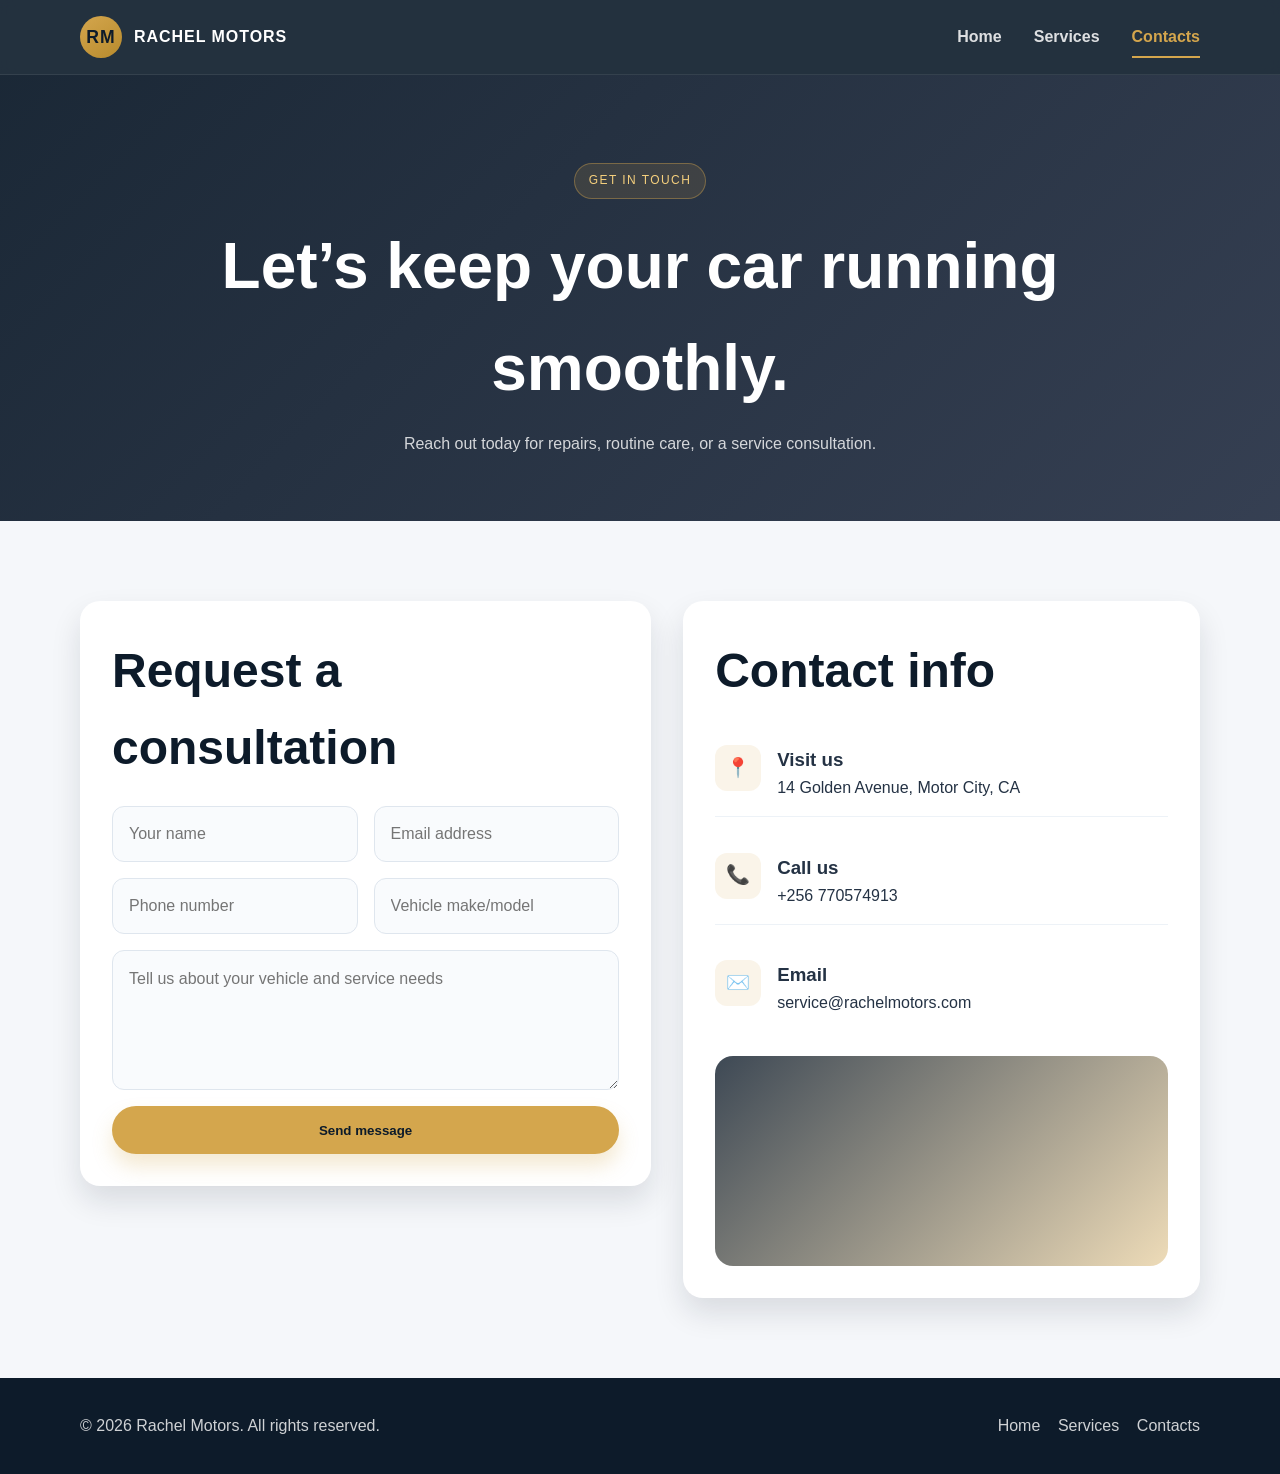
<file: contacts.html>
<!DOCTYPE html>
<html lang="en">
  <head>
    <meta charset="UTF-8" />
    <meta name="viewport" content="width=device-width, initial-scale=1.0" />
    <title>Contacts | Rachel Motors</title>
    <meta
      name="description"
      content="Contact Rachel Motors to book maintenance, discuss repairs, or ask about vehicle services."
    />
    <link rel="stylesheet" href="style.css" />
  </head>
  <body>
    <header class="site-header">
      <div class="container navbar">
        <a href="index.html" class="brand" aria-label="Rachel Motors home">
          <span class="brand-mark">RM</span>
          <span>Rachel Motors</span>
        </a>

        <nav class="nav-links" aria-label="Main navigation">
          <a href="index.html">Home</a>
          <a href="services.html">Services</a>
          <a href="contacts.html" class="active">Contacts</a>
        </nav>
      </div>
    </header>

    <main>
      <section class="page-hero">
        <div class="container">
          <span class="eyebrow">Get in touch</span>
          <h1>Let’s keep your car running smoothly.</h1>
          <p>Reach out today for repairs, routine care, or a service consultation.</p>
        </div>
      </section>

      <section class="section">
        <div class="container contact-layout">
          <div class="form-card">
            <div class="section-header" style="margin-bottom: 1.2rem;">
              <h2>Request a consultation</h2>
            </div>

            <form class="contact-form">
              <div class="field-row">
                <input type="text" placeholder="Your name" aria-label="Your name" />
                <input type="email" placeholder="Email address" aria-label="Email address" />
              </div>
              <div class="field-row">
                <input type="tel" placeholder="Phone number" aria-label="Phone number" />
                <input type="text" placeholder="Vehicle make/model" aria-label="Vehicle make and model" />
              </div>
              <textarea placeholder="Tell us about your vehicle and service needs" aria-label="Service message"></textarea>
              <button type="submit" class="btn btn-primary">Send message</button>
            </form>
          </div>

          <aside class="info-card">
            <div class="section-header" style="margin-bottom: 1.2rem;">
              <h2>Contact info</h2>
            </div>

            <div class="contact-info">
              <div class="info-item">
                <div class="info-icon">📍</div>
                <div>
                  <h3>Visit us</h3>
                  <p>14 Golden Avenue, Motor City, CA</p>
                </div>
              </div>

              <div class="info-item">
                <div class="info-icon">📞</div>
                <div>
                  <h3>Call us</h3>
                  <p>+256 770574913</p>
                </div>
              </div>

              <div class="info-item">
                <div class="info-icon">✉️</div>
                <div>
                  <h3>Email</h3>
                  <p>service@rachelmotors.com</p>
                </div>
              </div>
            </div>

            <div class="map-box" aria-label="Garage location map"></div>
          </aside>
        </div>
      </section>
    </main>

    <footer class="site-footer">
      <div class="container footer-row">
        <p>© 2026 Rachel Motors. All rights reserved.</p>
        <div class="footer-links">
          <a href="index.html">Home</a>
          <a href="services.html">Services</a>
          <a href="contacts.html">Contacts</a>
        </div>
      </div>
    </footer>
  </body>
</html>
</file>
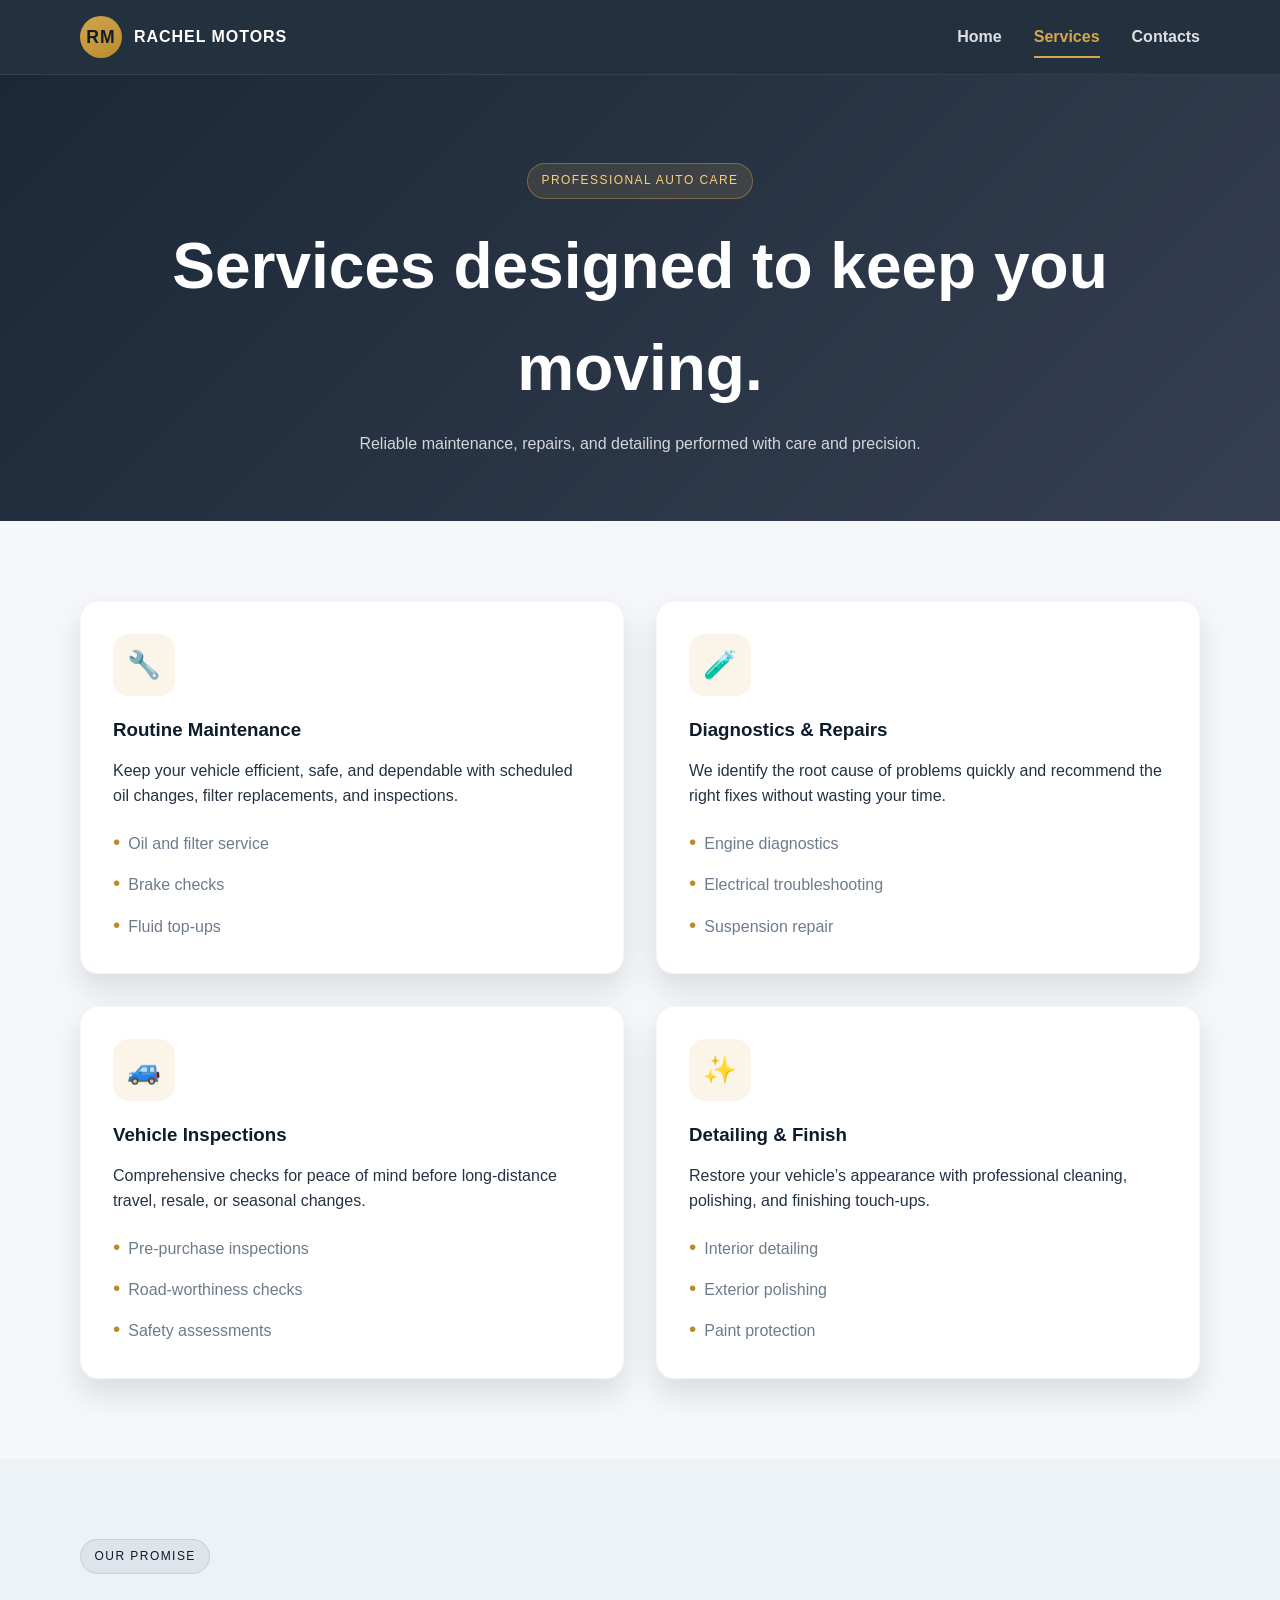
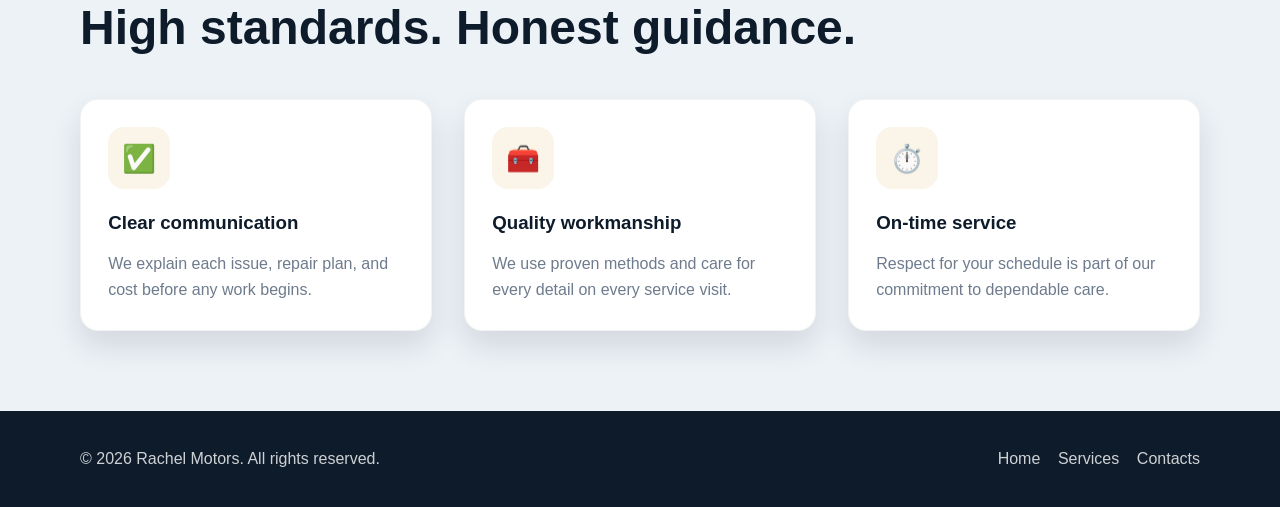
<file: services.html>
<!DOCTYPE html>
<html lang="en">
  <head>
    <meta charset="UTF-8" />
    <meta name="viewport" content="width=device-width, initial-scale=1.0" />
    <title>Services | Rachel Motors</title>
    <meta
      name="description"
      content="Explore the full range of automotive services at Rachel Motors, including maintenance, diagnostics, repairs, and detailing."
    />
    <link rel="stylesheet" href="style.css" />
  </head>
  <body>
    <header class="site-header">
      <div class="container navbar">
        <a href="index.html" class="brand" aria-label="Rachel Motors home">
          <span class="brand-mark">RM</span>
          <span>Rachel Motors</span>
        </a>

        <nav class="nav-links" aria-label="Main navigation">
          <a href="index.html">Home</a>
          <a href="services.html" class="active">Services</a>
          <a href="contacts.html">Contacts</a>
        </nav>
      </div>
    </header>

    <main>
      <section class="page-hero">
        <div class="container">
          <span class="eyebrow">Professional auto care</span>
          <h1>Services designed to keep you moving.</h1>
          <p>Reliable maintenance, repairs, and detailing performed with care and precision.</p>
        </div>
      </section>

      <section class="section">
        <div class="container service-list">
          <article class="service-item">
            <div class="card-icon">🔧</div>
            <h3>Routine Maintenance</h3>
            <p>
              Keep your vehicle efficient, safe, and dependable with scheduled oil changes, filter replacements, and inspections.
            </p>
            <ul>
              <li>Oil and filter service</li>
              <li>Brake checks</li>
              <li>Fluid top-ups</li>
            </ul>
          </article>

          <article class="service-item">
            <div class="card-icon">🧪</div>
            <h3>Diagnostics & Repairs</h3>
            <p>
              We identify the root cause of problems quickly and recommend the right fixes without wasting your time.
            </p>
            <ul>
              <li>Engine diagnostics</li>
              <li>Electrical troubleshooting</li>
              <li>Suspension repair</li>
            </ul>
          </article>

          <article class="service-item">
            <div class="card-icon">🚙</div>
            <h3>Vehicle Inspections</h3>
            <p>
              Comprehensive checks for peace of mind before long-distance travel, resale, or seasonal changes.
            </p>
            <ul>
              <li>Pre-purchase inspections</li>
              <li>Road-worthiness checks</li>
              <li>Safety assessments</li>
            </ul>
          </article>

          <article class="service-item">
            <div class="card-icon">✨</div>
            <h3>Detailing & Finish</h3>
            <p>
              Restore your vehicle’s appearance with professional cleaning, polishing, and finishing touch-ups.
            </p>
            <ul>
              <li>Interior detailing</li>
              <li>Exterior polishing</li>
              <li>Paint protection</li>
            </ul>
          </article>
        </div>
      </section>

      <section class="section about-section">
        <div class="container">
          <div class="section-header">
            <span class="eyebrow" style="background: rgba(13, 27, 42, 0.06); color: var(--primary); border-color: rgba(13, 27, 42, 0.1);">Our promise</span>
            <h2>High standards. Honest guidance.</h2>
          </div>
          <div class="grid-3">
            <article class="card">
              <div class="card-body">
                <div class="card-icon">✅</div>
                <h3>Clear communication</h3>
                <p>We explain each issue, repair plan, and cost before any work begins.</p>
              </div>
            </article>
            <article class="card">
              <div class="card-body">
                <div class="card-icon">🧰</div>
                <h3>Quality workmanship</h3>
                <p>We use proven methods and care for every detail on every service visit.</p>
              </div>
            </article>
            <article class="card">
              <div class="card-body">
                <div class="card-icon">⏱️</div>
                <h3>On-time service</h3>
                <p>Respect for your schedule is part of our commitment to dependable care.</p>
              </div>
            </article>
          </div>
        </div>
      </section>
    </main>

    <footer class="site-footer">
      <div class="container footer-row">
        <p>© 2026 Rachel Motors. All rights reserved.</p>
        <div class="footer-links">
          <a href="index.html">Home</a>
          <a href="services.html">Services</a>
          <a href="contacts.html">Contacts</a>
        </div>
      </div>
    </footer>
  </body>
</html>
</file>
<file: style.css>
:root {
  --primary: #0d1b2a;
  --secondary: #1b263b;
  --accent: #d4a64d;
  --accent-dark: #b88b2d;
  --light: #f5f7fa;
  --text: #243244;
  --muted: #6d7b8d;
  --white: #ffffff;
  --shadow: 0 15px 30px rgba(13, 27, 42, 0.12);
}

* {
  margin: 0;
  padding: 0;
  box-sizing: border-box;
}

html {
  scroll-behavior: smooth;
}

body {
  font-family: Arial, Helvetica, sans-serif;
  background: var(--light);
  color: var(--text);
  line-height: 1.6;
}

a {
  color: inherit;
  text-decoration: none;
}

img {
  max-width: 100%;
  display: block;
}

.container {
  width: min(1120px, 90%);
  margin: 0 auto;
}

.site-header {
  position: sticky;
  top: 0;
  z-index: 10;
  background: rgba(13, 27, 42, 0.9);
  backdrop-filter: blur(8px);
  border-bottom: 1px solid rgba(255, 255, 255, 0.08);
}

.navbar {
  display: flex;
  align-items: center;
  justify-content: space-between;
  padding: 1rem 0;
}

.brand {
  display: flex;
  align-items: center;
  gap: 0.75rem;
  font-weight: 700;
  letter-spacing: 0.06em;
  text-transform: uppercase;
  color: var(--white);
}

.brand-mark {
  width: 42px;
  height: 42px;
  border-radius: 50%;
  background: linear-gradient(145deg, var(--accent), var(--accent-dark));
  display: grid;
  place-items: center;
  color: var(--primary);
  font-size: 1.1rem;
  font-weight: 800;
}

.nav-links {
  display: flex;
  align-items: center;
  gap: 2rem;
  color: rgba(255, 255, 255, 0.85);
  font-weight: 600;
}

.nav-links a {
  position: relative;
  transition: color 0.2s ease;
}

.nav-links a:hover,
.nav-links a.active {
  color: var(--accent);
}

.nav-links a::after {
  content: "";
  position: absolute;
  width: 0;
  height: 2px;
  left: 0;
  bottom: -8px;
  background: var(--accent);
  transition: width 0.2s ease;
}

.nav-links a:hover::after,
.nav-links a.active::after {
  width: 100%;
}

.btn {
  display: inline-block;
  padding: 0.9rem 1.5rem;
  border-radius: 999px;
  font-weight: 700;
  border: 2px solid transparent;
  transition: transform 0.2s ease, box-shadow 0.2s ease;
}

.btn:hover {
  transform: translateY(-2px);
}

.btn-primary {
  background: var(--accent);
  color: var(--primary);
  box-shadow: 0 12px 20px rgba(212, 166, 77, 0.25);
}

.btn-secondary {
  background: transparent;
  border-color: rgba(255, 255, 255, 0.5);
  color: var(--white);
}

.hero {
  background: linear-gradient(120deg, rgba(13, 27, 42, 0.82), rgba(27, 38, 59, 0.75)),
    url('https://images.unsplash.com/photo-1492144534655-ae79c964c9d7?auto=format&fit=crop&w=1400&q=80') center/cover no-repeat;
  color: var(--white);
  padding: 7rem 0 5rem;
}

.hero-grid {
  display: grid;
  grid-template-columns: 1.2fr 0.8fr;
  gap: 2.5rem;
  align-items: center;
}

.eyebrow {
  display: inline-block;
  padding: 0.45rem 0.85rem;
  background: rgba(212, 166, 77, 0.14);
  border: 1px solid rgba(212, 166, 77, 0.4);
  border-radius: 999px;
  color: #f6d07d;
  font-size: 0.75rem;
  letter-spacing: 0.12em;
  text-transform: uppercase;
  margin-bottom: 1rem;
}

.hero h1 {
  font-size: clamp(2.5rem, 5vw, 4.5rem);
  line-height: 1.1;
  margin-bottom: 1rem;
}

.hero p {
  font-size: 1.1rem;
  color: rgba(255, 255, 255, 0.82);
  max-width: 640px;
  margin-bottom: 2rem;
}

.hero-actions {
  display: flex;
  gap: 1rem;
  flex-wrap: wrap;
}

.hero-card {
  background: rgba(255, 255, 255, 0.08);
  border: 1px solid rgba(255, 255, 255, 0.1);
  padding: 1.6rem;
  border-radius: 18px;
  backdrop-filter: blur(8px);
  box-shadow: var(--shadow);
}

.metric {
  display: flex;
  justify-content: space-between;
  align-items: center;
  padding: 1rem 0;
  border-bottom: 1px solid rgba(255, 255, 255, 0.12);
}

.metric:last-child {
  border-bottom: none;
}

.metric strong {
  font-size: 2rem;
  color: var(--accent);
}

.section {
  padding: 5rem 0;
}

.section-header {
  margin-bottom: 2rem;
}

.section-header h2 {
  font-size: clamp(2rem, 4vw, 3rem);
  margin-bottom: 0.75rem;
  color: var(--primary);
}

.section-header p {
  color: var(--muted);
  max-width: 650px;
}

.grid-3 {
  display: grid;
  grid-template-columns: repeat(3, minmax(0, 1fr));
  gap: 2rem;
}

.card {
  background: var(--white);
  border-radius: 18px;
  box-shadow: var(--shadow);
  overflow: hidden;
  border: 1px solid rgba(13, 27, 42, 0.05);
}

.card-icon {
  width: 62px;
  height: 62px;
  border-radius: 16px;
  background: rgba(212, 166, 77, 0.12);
  display: grid;
  place-items: center;
  color: var(--accent-dark);
  font-size: 1.7rem;
  margin-bottom: 1.2rem;
}

.card-body {
  padding: 1.7rem;
}

.card-body h3 {
  margin-bottom: 0.8rem;
  color: var(--primary);
}

.card-body p {
  color: var(--muted);
}

.team-grid {
  display: grid;
  grid-template-columns: repeat(3, minmax(0, 1fr));
  gap: 2rem;
}

.team-card {
  background: var(--white);
  border-radius: 18px;
  box-shadow: var(--shadow);
  border: 1px solid rgba(13, 27, 42, 0.05);
  padding: 2rem 1.5rem;
  text-align: center;
}

.team-photo {
  width: 110px;
  height: 110px;
  margin: 0 auto 1rem;
  display: block;
  object-fit: cover;
  border-radius: 50%;
  border: 3px solid rgba(212, 166, 77, 0.35);
  box-shadow: 0 12px 24px rgba(13, 27, 42, 0.08);
}

.team-card h3 {
  margin-bottom: 0.4rem;
  color: var(--primary);
}

.team-role {
  display: inline-block;
  margin-bottom: 0.8rem;
  color: var(--accent-dark);
  font-weight: 700;
  letter-spacing: 0.04em;
  text-transform: uppercase;
  font-size: 0.75rem;
}

.team-card p {
  color: var(--muted);
  line-height: 1.7;
}

.about-section {
  background: #edf2f7;
}

.about-grid {
  display: grid;
  grid-template-columns: 1fr 1fr;
  gap: 2.5rem;
  align-items: center;
}

.about-panel {
  background: linear-gradient(135deg, var(--secondary), var(--primary));
  color: var(--white);
  padding: 2.2rem;
  border-radius: 22px;
  box-shadow: var(--shadow);
}

.check-list {
  list-style: none;
  margin-top: 1.5rem;
  display: grid;
  gap: 0.9rem;
}

.check-list li {
  display: flex;
  align-items: center;
  gap: 0.75rem;
  color: rgba(255, 255, 255, 0.9);
}

.check-list li::before {
  content: "✓";
  width: 24px;
  height: 24px;
  background: rgba(212, 166, 77, 0.18);
  border-radius: 50%;
  display: inline-grid;
  place-items: center;
  color: var(--accent);
  font-weight: 700;
}

.feature-band {
  background: linear-gradient(135deg, #0d1b2a, #1e2d3d);
  color: var(--white);
}

.cta-box {
  display: flex;
  justify-content: space-between;
  gap: 2rem;
  align-items: center;
  padding: 2.2rem 2.5rem;
  border-radius: 22px;
  background: linear-gradient(135deg, rgba(212, 166, 77, 0.18), rgba(255, 255, 255, 0.04));
  border: 1px solid rgba(212, 166, 77, 0.24);
}

.page-hero {
  background: linear-gradient(135deg, rgba(13, 27, 42, 0.94), rgba(27, 38, 59, 0.88)),
    url('https://images.unsplash.com/photo-1503376780353-7e6692767b70?auto=format&fit=crop&w=1400&q=80') center/cover no-repeat;
  color: var(--white);
  padding: 5.5rem 0 4rem;
  text-align: center;
}

.page-hero h1 {
  font-size: clamp(2.5rem, 5vw, 4rem);
  margin-bottom: 0.75rem;
}

.page-hero p {
  color: rgba(255, 255, 255, 0.8);
}

.service-list {
  display: grid;
  grid-template-columns: repeat(2, minmax(0, 1fr));
  gap: 2rem;
}

.service-item {
  background: var(--white);
  border-radius: 18px;
  padding: 2rem;
  box-shadow: var(--shadow);
  border: 1px solid rgba(13, 27, 42, 0.04);
}

.service-item h3 {
  margin: 0.8rem 0;
  color: var(--primary);
}

.service-item ul {
  margin-top: 1rem;
  list-style: none;
  display: grid;
  gap: 0.5rem;
  color: var(--muted);
}

.service-item li::before {
  content: "•";
  color: var(--accent-dark);
  margin-right: 0.5rem;
  font-size: 1.3rem;
}

.contact-layout {
  display: grid;
  grid-template-columns: 1.05fr 0.95fr;
  gap: 2rem;
  align-items: start;
}

.form-card,
.info-card {
  background: var(--white);
  border-radius: 20px;
  box-shadow: var(--shadow);
  padding: 2rem;
}

.contact-form {
  display: grid;
  gap: 1rem;
}

.field-row {
  display: grid;
  grid-template-columns: repeat(2, minmax(0, 1fr));
  gap: 1rem;
}

input,
textarea {
  width: 100%;
  padding: 0.9rem 1rem;
  border: 1px solid #dfe6ee;
  border-radius: 12px;
  font: inherit;
  background: #f9fbfd;
}

input:focus,
textarea:focus {
  outline: 2px solid rgba(212, 166, 77, 0.25);
  border-color: var(--accent);
}

textarea {
  min-height: 140px;
  resize: vertical;
}

.contact-info {
  display: grid;
  gap: 1.2rem;
}

.info-item {
  display: flex;
  gap: 1rem;
  align-items: flex-start;
  padding: 1rem 0;
  border-bottom: 1px solid #edf2f7;
}

.info-item:last-child {
  border-bottom: none;
}

.info-icon {
  width: 46px;
  height: 46px;
  border-radius: 12px;
  background: rgba(212, 166, 77, 0.12);
  display: grid;
  place-items: center;
  color: var(--accent-dark);
  font-size: 1.2rem;
}

.map-box {
  margin-top: 1.5rem;
  height: 210px;
  border-radius: 18px;
  overflow: hidden;
  background: linear-gradient(135deg, rgba(13, 27, 42, 0.8), rgba(212, 166, 77, 0.4)),
    url('https://images.unsplash.com/photo-1489824904134-891ab64532f1?auto=format&fit=crop&w=1200&q=80') center/cover no-repeat;
}

.site-footer {
  background: var(--primary);
  color: rgba(255, 255, 255, 0.8);
  padding: 2.2rem 0;
}

.footer-row {
  display: flex;
  justify-content: space-between;
  align-items: center;
  gap: 1rem;
  flex-wrap: wrap;
}

.footer-links {
  display: flex;
  gap: 1.1rem;
  flex-wrap: wrap;
}

@media (max-width: 860px) {
  .hero-grid,
  .about-grid,
  .contact-layout,
  .grid-3,
  .service-list {
    grid-template-columns: 1fr;
  }

  .nav-links {
    gap: 1rem;
    font-size: 0.9rem;
  }

  .cta-box {
    flex-direction: column;
    align-items: flex-start;
  }

  .field-row {
    grid-template-columns: 1fr;
  }
}

@media (max-width: 620px) {
  .navbar {
    flex-direction: column;
    gap: 1rem;
  }

  .nav-links {
    flex-wrap: wrap;
    justify-content: center;
  }

  .hero {
    padding-top: 5.2rem;
  }

  .section {
    padding: 4rem 0;
  }
}
</file>
